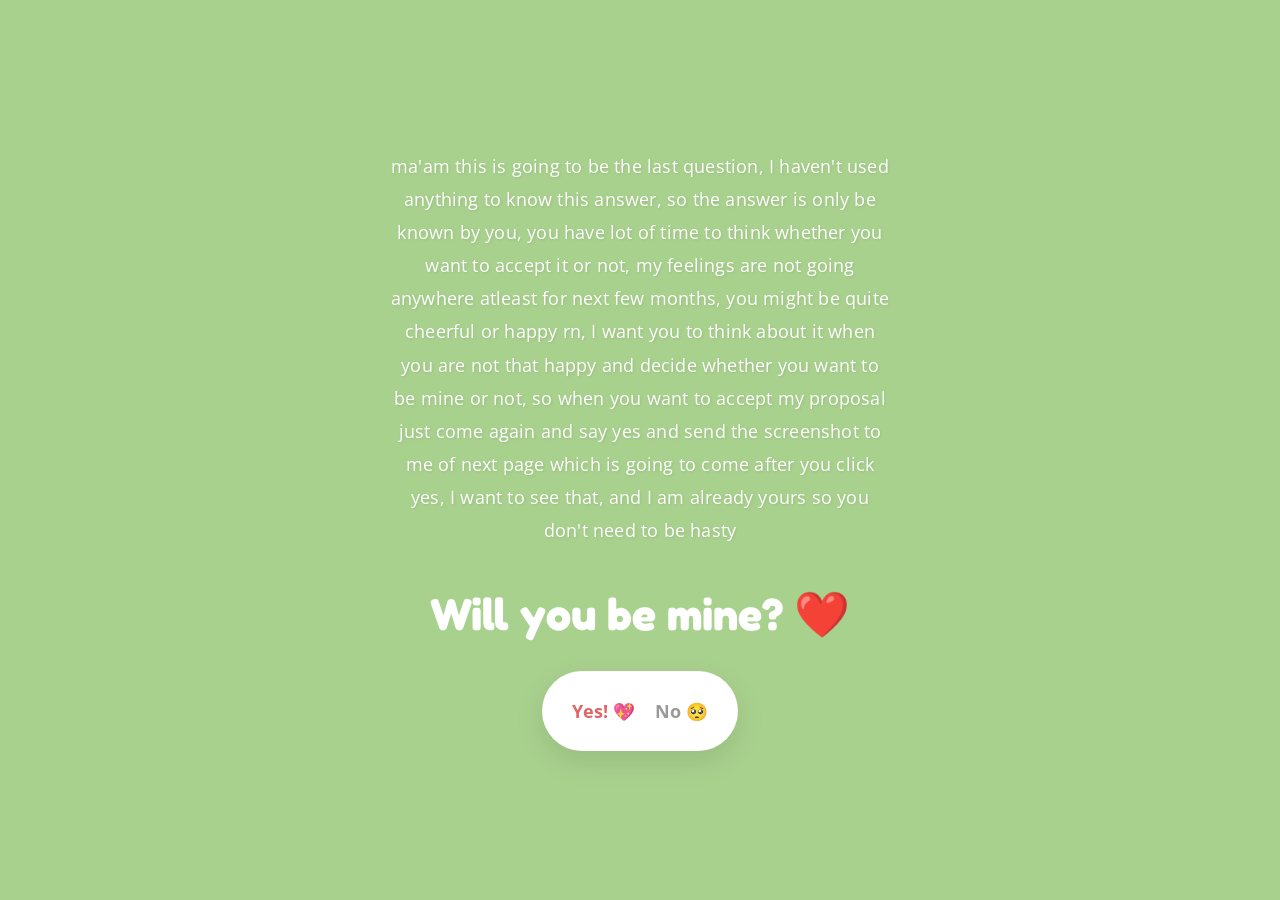
<file: main.html>
<!DOCTYPE html>
<html lang="en">
<head>
    <meta charset="UTF-8">
    <meta name="viewport" content="width=device-width, initial-scale=1.0">
    <title>For You ❤️</title>
    <link href="https://fonts.googleapis.com/css2?family=Fredoka+One&family=Open+Sans:wght@400;600&display=swap" rel="stylesheet">
    
    <style>
        :root {
            --bg-color: #A9D18E; /* Your signature light green */
            --accent-pink: #FF4D6D;
            --btn-text: #E06666;
        }

        body, html {
            margin: 0;
            padding: 0;
            min-height: 100vh;
            font-family: 'Open Sans', sans-serif;
            background-color: var(--bg-color);
            display: flex;
            justify-content: center;
            align-items: center;
            overflow-x: hidden;
        }

        .main-card {
            width: 90%;
            max-width: 500px;
            text-align: center;
            padding: 30px;
            animation: fadeIn 1s ease-in;
        }

        /* THE TEXT BLOCK */
        .message-content {
            color: white;
            font-size: 1.15rem;
            line-height: 1.8;
            font-weight: 400;
            text-align: center;
            margin-bottom: 40px;
            letter-spacing: 0.2px;
            /* Added a subtle glow to make white text easier to read on green */
            text-shadow: 1px 1px 3px rgba(0,0,0,0.1);
        }

        /* ILLUSTRATION PLACEHOLDER */
        .image-box {
            background: white;
            padding: 10px;
            border-radius: 15px;
            display: inline-block;
            box-shadow: 0 10px 20px rgba(0,0,0,0.1);
            margin-bottom: 40px;
        }

        .image-box img {
            max-width: 150px;
            border-radius: 10px;
            display: block;
        }

        /* FINAL QUESTION */
        .final-question {
            font-family: 'Fredoka One', cursive;
            font-size: 2.8rem;
            color: white;
            margin-bottom: 30px;
            display: flex;
            align-items: center;
            justify-content: center;
            gap: 15px;
        }

        /* BUTTON BAR */
        .button-bar {
            background-color: white;
            padding: 10px 30px;
            border-radius: 50px;
            display: flex;
            gap: 20px;
            box-shadow: 0 10px 30px rgba(0,0,0,0.1);
            display: inline-flex;
            align-items: center;
            height: 60px;
        }

        .btn {
            font-family: 'Open Sans', sans-serif;
            font-weight: 700;
            font-size: 1.1rem;
            color: var(--btn-text);
            text-decoration: none;
            background: none;
            border: none;
            cursor: pointer;
            transition: transform 0.2s;
        }

        .btn:hover {
            transform: scale(1.1);
        }

        .btn-no {
            color: #999;
        }

        @keyframes fadeIn {
            from { opacity: 0; transform: translateY(10px); }
            to { opacity: 1; transform: translateY(0); }
        }
    </style>
</head>
<body>

    <div class="main-card">
        
        <div class="message-content">
            ma'am this is going to be the last question, I haven't used anything to know this answer, so the answer is only be known by you, you have lot of time to think whether you want to accept it or not, my feelings are not going anywhere atleast for next few months, you might be quite cheerful or happy rn, I want you to think about it when you are not that happy and decide whether you want to be mine or not, so when you want to accept my proposal just come again and say yes and send the screenshot to me of next page which is going to come after you click yes, I want to see that, and I am already yours so you don't need to be hasty
        </div>

        <h1 class="final-question">Will you be mine? ❤️</h1>

        <div class="button-bar">
            <a href="happy.html" class="btn">Yes! 💖</a>
            
            <a href="no.html" class="btn btn-no">No 🥺</a>
        </div>

    </div>

</body>
</html>
</file>
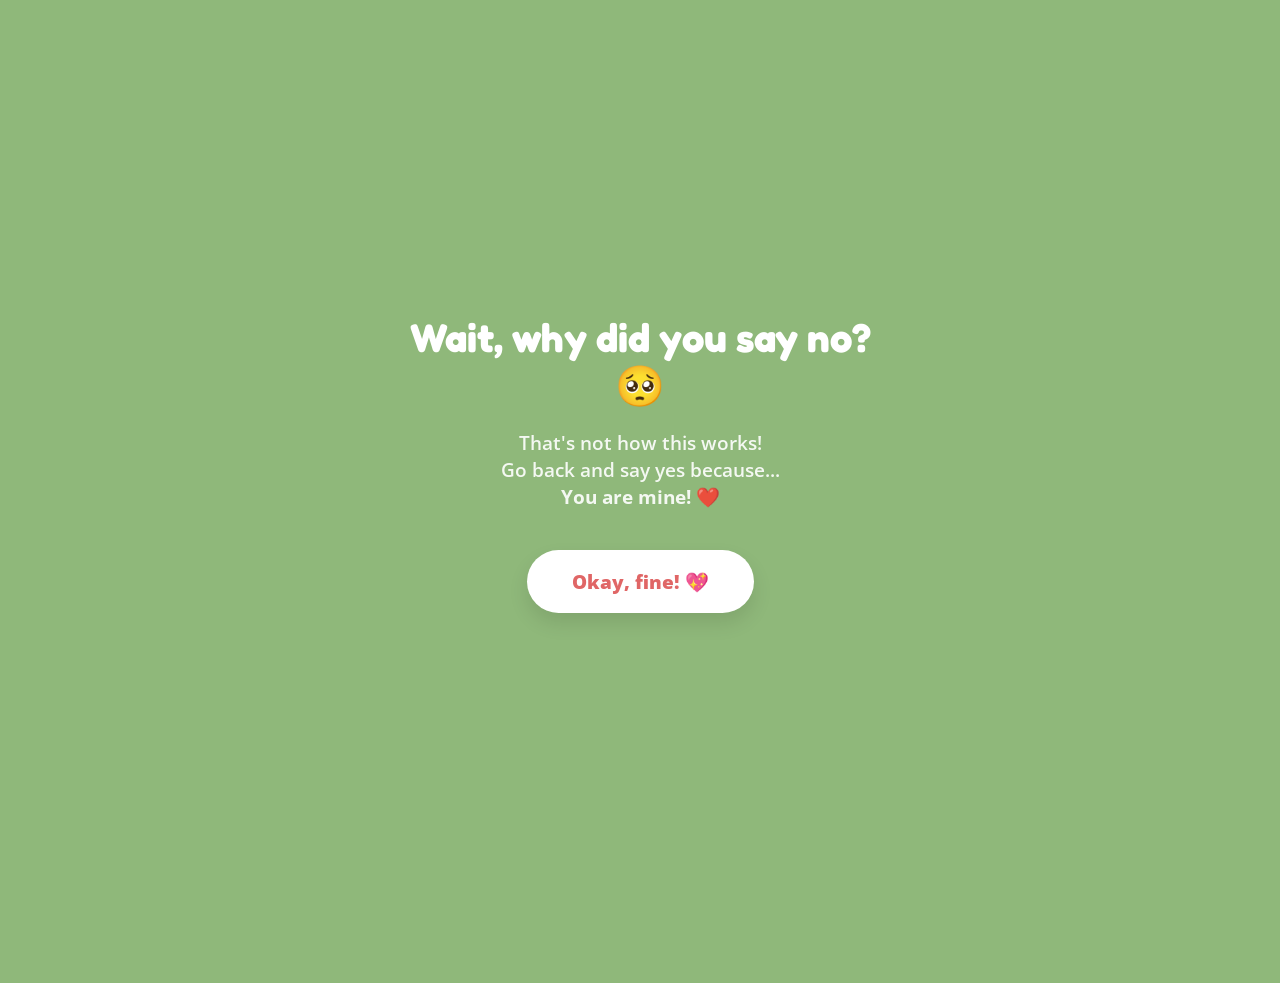
<file: no.html>
<!DOCTYPE html>
<html lang="en">
<head>
    <meta charset="UTF-8">
    <meta name="viewport" content="width=device-width, initial-scale=1.0">
    <title>Wait... what? 🥺</title>
    <link href="https://fonts.googleapis.com/css2?family=Fredoka+One&family=Open+Sans:wght@600&display=swap" rel="stylesheet">
    <style>
        :root {
            --bg-color: #8fb87a; /* A slightly darker, "sadder" green */
            --text-color: #FFFFFF;
            --accent: #E06666;
        }

        body, html {
            margin: 0; padding: 0; height: 100%; width: 100%;
            font-family: 'Open Sans', sans-serif;
            background-color: var(--bg-color);
            display: flex; flex-direction: column;
            justify-content: center; align-items: center;
            text-align: center; overflow: hidden;
            position: relative;
        }

        /* --- THE MESSAGE --- */
        .msg-container {
            z-index: 10;
            padding: 20px;
            max-width: 500px;
            animation: shake 0.5s ease-in-out infinite alternate;
        }

        @keyframes shake {
            0% { transform: rotate(-1deg); }
            100% { transform: rotate(1deg); }
        }

        h1 {
            font-family: 'Fredoka One', cursive;
            font-size: 2.5rem;
            color: var(--text-color);
            margin-bottom: 20px;
            line-height: 1.2;
        }

        p {
            font-size: 1.2rem;
            color: rgba(255, 255, 255, 0.9);
            font-weight: 600;
            margin-bottom: 40px;
        }

        /* --- THE BUTTON --- */
        .back-btn {
            background-color: white;
            color: var(--accent);
            padding: 18px 45px;
            border-radius: 50px;
            text-decoration: none;
            font-weight: 800;
            font-size: 1.2rem;
            box-shadow: 0 10px 20px rgba(0,0,0,0.1);
            transition: all 0.3s ease;
            display: inline-block;
        }

        .back-btn:hover {
            transform: scale(1.1);
            box-shadow: 0 15px 25px rgba(0,0,0,0.2);
        }

        /* --- DECORATIONS (Sad Emojis) --- */
        .decor {
            position: absolute;
            pointer-events: none;
            opacity: 0.5;
            animation: fall linear forwards;
            z-index: 1;
        }

        @keyframes fall {
            to { transform: translateY(110vh) rotate(360deg); }
        }
    </style>
</head>
<body>

    <div class="msg-container">
        <h1>Wait, why did you say no? 🥺</h1>
        <p>That's not how this works! <br> Go back and say yes because... <br> <strong>You are mine! ❤️</strong></p>
        
        <a href="index.html" class="back-btn">Okay, fine! 💖</a>
    </div>

    <script>
        const emojis = ['🥀', '☁️', '🌧️', '🥺', '💔', '🩹'];
        
        function createSadness() {
            const div = document.createElement('div');
            div.className = 'decor';
            div.innerHTML = emojis[Math.floor(Math.random() * emojis.length)];
            div.style.left = Math.random() * 100 + 'vw';
            div.style.top = '-50px';
            div.style.fontSize = Math.random() * 20 + 20 + 'px';
            div.style.animationDuration = Math.random() * 3 + 2 + 's';
            document.body.appendChild(div);
            
            setTimeout(() => div.remove(), 5000);
        }

        setInterval(createSadness, 300);
    </script>
</body>
</html>
</file>
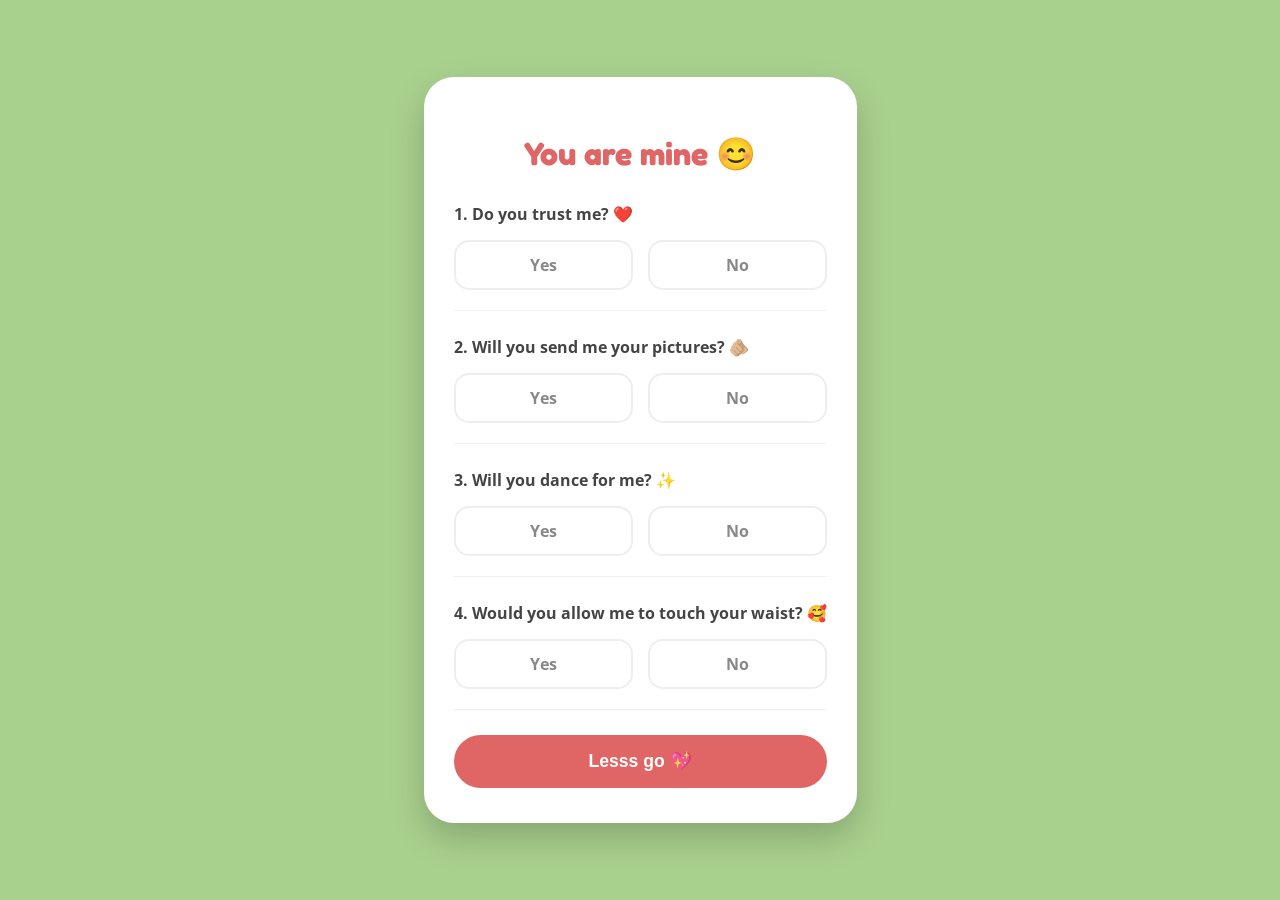
<file: yes.html>
<!DOCTYPE html>
<html lang="en">
<head>
    <meta charset="UTF-8">
    <meta name="viewport" content="width=device-width, initial-scale=1.0">
    <title>A Few Questions for You 😊</title>
    <link href="https://fonts.googleapis.com/css2?family=Fredoka+One&family=Open+Sans:wght@600&display=swap" rel="stylesheet">

    <style>
        :root {
            --bg-color: #A9D18E;
            --card-white: #FFFFFF;
            --accent-red: #E06666;
            --accent-green: #A9D18E;
        }

        body, html {
            margin: 0; padding: 0; min-height: 100vh;
            font-family: 'Open Sans', sans-serif;
            background-color: var(--bg-color);
            display: flex; justify-content: center; align-items: center;
        }

        .form-card {
            background: var(--card-white);
            padding: 35px 30px;
            border-radius: 30px;
            box-shadow: 0 15px 35px rgba(0,0,0,0.2);
            text-align: center;
            width: 90%;
            max-width: 450px;
        }

        h1 {
            font-family: 'Fredoka One', cursive;
            color: var(--accent-red);
            margin-bottom: 30px;
        }

        .question-group {
            margin-bottom: 25px;
            padding-bottom: 20px;
            border-bottom: 1px solid #f1f1f1;
            text-align: left;
        }

        .question-text {
            font-weight: 700;
            display: block;
            margin-bottom: 15px;
            color: #444;
        }

        .options-container { display: flex; gap: 15px; }
        .options-container input[type="radio"] { display: none; }

        .opt-label {
            flex: 1; padding: 12px; border: 2px solid #eee;
            border-radius: 15px; cursor: pointer; font-weight: 700;
            text-align: center; transition: all 0.3s ease; color: #888;
        }

        .yes-input:checked + .opt-label {
            background-color: var(--accent-green);
            border-color: var(--accent-green);
            color: white;
        }

        .no-input:checked + .opt-label {
            background-color: var(--accent-red);
            border-color: var(--accent-red);
            color: white;
        }

        .submit-btn {
            background-color: var(--accent-red);
            color: white; border: none; width: 100%;
            padding: 16px; font-size: 1.1rem; font-weight: 700;
            border-radius: 50px; cursor: pointer; transition: all 0.3s ease;
        }
    </style>
</head>
<body>

    <div class="form-card">
        <h1>You are mine 😊</h1>
        
        <form id="pookie-form" action="https://formspree.io/f/xgopjaab" method="POST">
            
            <div class="question-group">
                <span class="question-text">1. Do you trust me? ❤️</span>
                <div class="options-container">
                    <input type="radio" name="trust" value="Yes" id="q1y" class="yes-input" required>
                    <label for="q1y" class="opt-label">Yes</label>
                    <input type="radio" name="trust" value="No" id="q1n" class="no-input">
                    <label for="q1n" class="opt-label">No</label>
                </div>
            </div>

            <div class="question-group">
                <span class="question-text">2. Will you send me your pictures? 🫵🏼</span>
                <div class="options-container">
                    <input type="radio" name="pictures" value="Yes" id="q2y" class="yes-input" required>
                    <label for="q2y" class="opt-label">Yes</label>
                    <input type="radio" name="pictures" value="No" id="q2n" class="no-input">
                    <label for="q2n" class="opt-label">No</label>
                </div>
            </div>

            <div class="question-group">
                <span class="question-text">3. Will you dance for me? ✨</span>
                <div class="options-container">
                    <input type="radio" name="dance" value="Yes" id="q3y" class="yes-input" required>
                    <label for="q3y" class="opt-label">Yes</label>
                    <input type="radio" name="dance" value="No" id="q3n" class="no-input">
                    <label for="q3n" class="opt-label">No</label>
                </div>
            </div>

            <div class="question-group">
                <span class="question-text">4. Would you allow me to touch your waist? 🥰</span>
                <div class="options-container">
                    <input type="radio" name="waist" value="Yes" id="q4y" class="yes-input" required>
                    <label for="q4y" class="opt-label">Yes</label>
                    <input type="radio" name="waist" value="No" id="q4n" class="no-input">
                    <label for="q4n" class="opt-label">No</label>
                </div>
            </div>

            <button type="submit" id="submit-btn" class="submit-btn">Lesss go 💖</button>
        </form>
    </div>

    <script>
        const form = document.getElementById("pookie-form");
        const submitBtn = document.getElementById("submit-btn");

        // IMPORTANT: Ensure your gallery file is named "main.html"
        const redirectUrl = "main.html"; 

        form.addEventListener("submit", async (e) => {
            e.preventDefault();
            
            submitBtn.innerHTML = "Sending...";
            submitBtn.disabled = true;

            fetch(form.action, {
                method: 'POST',
                body: new FormData(form),
                headers: { 'Accept': 'application/json' }
            }).then(response => {
                if (response.ok) {
                    submitBtn.innerHTML = "Redirecting... ❤️";
                    // Brief delay so she can see the success state
                    setTimeout(() => {
                        window.location.href = redirectUrl; 
                    }, 800);
                } else {
                    submitBtn.innerHTML = "Try Again 😅";
                    submitBtn.disabled = false;
                }
            }).catch(error => {
                submitBtn.innerHTML = "Error ❌";
                submitBtn.disabled = false;
            });
        });
    </script>
</body>
</html>
</file>
